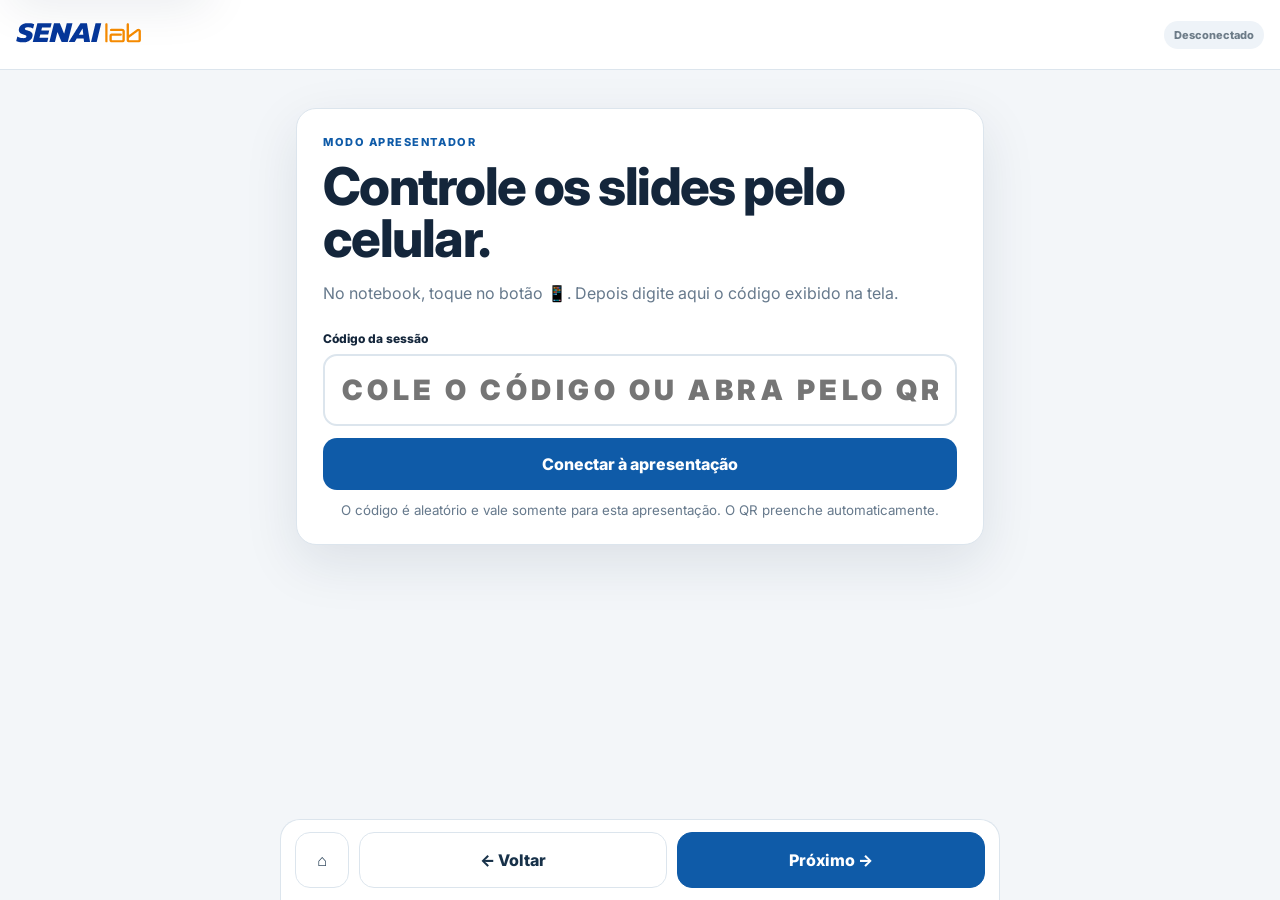
<file: controle.html>
<!DOCTYPE html>
<html lang="pt-BR">
<head>
  <meta charset="UTF-8">
  <meta name="viewport" content="width=device-width, initial-scale=1, viewport-fit=cover">
  <meta name="theme-color" content="#0f5ba8">
  <meta name="description" content="Controle remoto da apresentação do ecossistema Portal Afonso Greco + SENAI Lab.">
  <meta name="robots" content="noindex, nofollow, noarchive">
  <meta name="color-scheme" content="light">
  <title>Controle — Portal Afonso Greco + SENAI Lab</title>
  <link rel="icon" href="favicon.svg" type="image/svg+xml">
  <link rel="preconnect" href="https://fonts.googleapis.com">
  <link rel="preconnect" href="https://fonts.gstatic.com" crossorigin>
  <link rel="stylesheet" href="./css/senai-tokens.css?v=20261009-ds3">
  <link rel="stylesheet" href="./css/senai-foundation.css?v=20261009-ds3">
  <link rel="stylesheet" href="controle.css?v=20261009-ds3">
  <link rel="stylesheet" href="controle-enhancements.css">
</head>
<body>
  <a class="skip-link" href="#mainContent">Pular para o conteúdo</a>
  <header class="mobile-head">
    <div class="mobile-brand"><img src="assets/logo-senai-lab.svg" alt="SENAI Lab" width="128" height="41" style="display:block;width:128px;height:auto"></div>
    <div id="connectionBadge" class="connection-badge" role="status" aria-live="polite">Desconectado</div>
  </header>

  <main id="mainContent" class="controller-shell">
    <section id="joinView" class="join-card" aria-labelledby="joinTitle">
      <span class="eyebrow">Modo apresentador</span>
      <h1 id="joinTitle">Controle os slides pelo celular.</h1>
      <p>No notebook, toque no botão <strong>📱</strong>. Depois digite aqui o código exibido na tela.</p>
      <label for="sessionInput">Código da sessão</label>
      <input id="sessionInput" maxlength="26" minlength="20" inputmode="text" autocomplete="off" autocapitalize="characters" spellcheck="false" placeholder="Cole o código ou abra pelo QR" aria-describedby="sessionHelp">
      <button id="connectBtn" type="button" class="connect-btn">Conectar à apresentação</button>
      <small id="sessionHelp">O código é aleatório e vale somente para esta apresentação. O QR preenche automaticamente.</small>
    </section>

    <section id="presenterView" class="presenter-view" hidden aria-label="Notas do apresentador">
      <div class="presenter-meta">
        <span id="slidePosition" aria-live="polite">Slide 1 de 10</span>
        <span id="timer" aria-label="Tempo de apresentação">00:00</span>
      </div>
      <div class="mobile-progress" aria-hidden="true"><span id="mobileProgress"></span></div>

      <article class="speaker-card">
        <span class="speaker-label">Sua fala</span>
        <h2 id="speakerTitle">Abertura</h2>
        <p id="speakerText"></p>
        <div class="talk-points">
          <strong>Se quiser resumir:</strong>
          <ul id="speakerPoints"></ul>
        </div>
      </article>

      <div class="session-row">
        <span>Sessão <b id="sessionLabel"></b></span>
        <button id="disconnectBtn" type="button">Desconectar</button>
      </div>
    </section>
  </main>

  <nav id="mobileControls" class="mobile-controls" hidden aria-label="Controles dos slides">
    <button id="homeBtn" type="button" aria-label="Primeiro slide">⌂</button>
    <button id="prevBtn" type="button" class="main-control">← Voltar</button>
    <button id="nextBtn" type="button" class="main-control primary">Próximo →</button>
  </nav>

  <script src="presenter-notes.js?v=20260921-hardening1"></script>
  <script src="controle.js?v=20260921-hardening1"></script>
</body>
</html>
</file>
<file: css/senai-tokens.css>
:root{
  /* ==========================================================
     SENAI / Afonso Greco — Design System DS3
     Fonte única de verdade visual para o ecossistema.
     ========================================================== */

  /* Marca */
  --senai-brand-blue:#0f5ba8;
  --senai-brand-blue-strong:#06379a;
  --senai-brand-blue-dark:#004b87;
  --senai-brand-navy:#10203a;
  --senai-brand-orange:#f5a623;
  --senai-brand-red:#e5654c;

  /* Semântica de marca */
  --senai-primary:var(--senai-brand-blue);
  --senai-primary-strong:var(--senai-brand-blue-strong);
  --senai-accent:var(--senai-brand-orange);

  /* Texto e superfícies */
  --senai-ink:#14263b;
  --senai-text:var(--senai-ink);
  --senai-muted:#66798c;
  --senai-bg:#f3f6f9;
  --senai-surface:#ffffff;
  --senai-surface-soft:#eef3f8;
  --senai-line:#dce5ed;

  /* Aliases semânticos de superfície */
  --senai-card:var(--senai-surface);
  --senai-border:var(--senai-line);

  /* Estados */
  --senai-success:#12a56a;
  --senai-warning:#e9a521;
  --senai-danger:#d83f46;

  /* Tipografia */
  --senai-font-ui:Inter,"Segoe UI",Arial,sans-serif;
  --senai-font-brand:"Neo Sans Pro Local","Neo Sans Pro",Barlow,Inter,Arial,sans-serif;

  /* Espaçamento */
  --senai-space-1:4px;
  --senai-space-2:8px;
  --senai-space-3:12px;
  --senai-space-4:16px;
  --senai-space-5:20px;
  --senai-space-6:24px;
  --senai-space-8:32px;
  --senai-space-10:40px;

  /* Geometria */
  --senai-radius-sm:10px;
  --senai-radius-md:14px;
  --senai-radius-lg:20px;
  --senai-radius-pill:999px;
  --senai-radius-control:14px;
  --senai-control-height:44px;

  /* Larguras estruturais */
  --senai-content-sm:720px;
  --senai-content-md:960px;
  --senai-content-lg:1180px;

  /* Elevação */
  --senai-shadow-sm:0 8px 24px rgba(23,52,80,.08);
  --senai-shadow-md:0 18px 54px rgba(16,36,64,.10);
  --senai-shadow-lg:0 28px 80px rgba(8,43,76,.14);
  --senai-shadow:0 18px 48px rgba(22,42,69,.10);

  /* Foco acessível */
  --senai-focus:#f5a623;
  --senai-focus-ring:0 0 0 4px rgba(245,166,35,.24);

  /* Movimento */
  --senai-motion-fast:140ms;
  --senai-motion-base:180ms;
  --senai-motion-slow:260ms;
}

html[data-theme="dark"]{
  --senai-ink:#edf4fb;
  --senai-text:var(--senai-ink);
  --senai-muted:#a6b5c7;
  --senai-bg:#0d141d;
  --senai-surface:#141e29;
  --senai-surface-soft:#1b2836;
  --senai-line:#29394a;
  --senai-shadow-sm:0 8px 24px rgba(0,0,0,.22);
  --senai-shadow-md:0 18px 54px rgba(0,0,0,.28);
  --senai-shadow-lg:0 28px 80px rgba(0,0,0,.36);
  --senai-shadow:0 18px 48px rgba(0,0,0,.28);
}
</file>
<file: controle.css>
@import url('https://fonts.googleapis.com/css2?family=Inter:wght@400;500;600;700;800&family=Manrope:wght@700;800&display=swap');

:root{--blue:var(--senai-primary);--blue2:var(--senai-brand-blue-dark);--orange:var(--senai-accent);--ink:var(--senai-ink);--muted:var(--senai-muted);--line:var(--senai-line);--bg:var(--senai-bg);--surface:var(--senai-surface);--surface-soft:var(--senai-surface-soft);--success:var(--senai-success);--danger:var(--senai-danger);--font-brand:var(--senai-font-brand)}
*{box-sizing:border-box}
html,body{margin:0;min-height:100%;font-family:var(--senai-font-ui);background:var(--bg);color:var(--ink)}
body{padding-bottom:110px}
button,input{font:inherit}
.mobile-head{position:sticky;top:0;z-index:20;display:flex;justify-content:space-between;align-items:center;padding:14px 16px;background:var(--surface);border-bottom:1px solid var(--line)}
.mobile-brand{display:flex;align-items:baseline;gap:2px;font:800 22px var(--font-brand);color:var(--blue);letter-spacing:-.025em}
.mobile-brand b{color:var(--orange)}
.connection-badge{padding:7px 10px;border-radius:999px;background:var(--surface-soft);color:#6d7c88;font-size:11px;font-weight:800}
.connection-badge.online{background:color-mix(in srgb,var(--success) 12%,var(--surface));color:var(--success)}
.controller-shell{width:min(720px,100%);margin:0 auto;padding:22px 16px 28px}
.join-card,.speaker-card{background:var(--surface);border:1px solid var(--line);border-radius:var(--senai-radius-lg);box-shadow:var(--senai-shadow-md)}
.join-card{padding:26px}
.eyebrow,.speaker-label{display:block;color:var(--blue);font-size:11px;font-weight:800;text-transform:uppercase;letter-spacing:.14em}
.join-card h1{font:800 clamp(32px,10vw,52px)/1 var(--font-brand);letter-spacing:-.03em;margin:12px 0 16px}
.join-card p{color:var(--muted);line-height:1.6}
.join-card label{display:block;margin:24px 0 8px;font-size:12px;font-weight:800}
.join-card input{width:100%;padding:17px;border:2px solid var(--line);border-radius:var(--senai-radius-control);text-align:center;text-transform:uppercase;font-size:28px;font-weight:900;letter-spacing:.16em;outline:none}
.join-card input:focus{border-color:var(--blue)}
.connect-btn{width:100%;margin-top:12px;padding:16px;border:0;border-radius:var(--senai-radius-control);background:var(--blue);color:#fff;font-weight:800;cursor:pointer}
.join-card small{display:block;margin-top:12px;color:var(--muted);text-align:center}
.presenter-meta{display:flex;justify-content:space-between;align-items:center;font-size:12px;font-weight:800;color:var(--muted);margin-bottom:10px}
#timer{font-variant-numeric:tabular-nums}
.mobile-progress{height:5px;background:#dfe8ef;border-radius:999px;overflow:hidden;margin-bottom:16px}.mobile-progress span{display:block;height:100%;width:9%;background:linear-gradient(90deg,var(--blue),var(--orange));transition:.25s}
.speaker-card{padding:24px}
.speaker-card h2{font:800 30px/1.08 var(--font-brand);letter-spacing:-.025em;margin:10px 0 16px}
.speaker-card>p{font-size:18px;line-height:1.72;margin:0;color:#293e50}
.talk-points{margin-top:24px;padding:18px;border-radius:16px;background:var(--surface-soft);border:1px solid var(--line)}
.talk-points strong{font-size:12px;color:var(--blue)}
.talk-points ul{margin:10px 0 0;padding-left:20px;color:var(--muted);line-height:1.55;font-size:14px}
.session-row{display:flex;justify-content:space-between;align-items:center;margin-top:14px;padding:0 4px;color:var(--muted);font-size:11px}
.session-row button{border:0;background:transparent;color:var(--danger);font-weight:700}
.mobile-controls{position:fixed;left:0;right:0;bottom:0;z-index:30;display:grid;grid-template-columns:54px 1fr 1fr;gap:10px;padding:12px 14px calc(12px + env(safe-area-inset-bottom));background:color-mix(in srgb,var(--surface) 96%,transparent);border-top:1px solid var(--line);backdrop-filter:blur(16px)}
.mobile-controls button{min-height:56px;border:1px solid var(--line);border-radius:15px;background:var(--surface);color:#173149;font-weight:800;cursor:pointer}
.mobile-controls .primary{background:var(--blue);border-color:var(--blue);color:#fff}
.mobile-controls button:disabled{opacity:.35}
@media(min-width:700px){.controller-shell{padding-top:38px}.speaker-card{padding:34px}.mobile-controls{left:50%;right:auto;transform:translateX(-50%);width:min(720px,100%);border:1px solid var(--line);border-bottom:0;border-radius:20px 20px 0 0}}
</file>
<file: controle-enhancements.css>
:focus-visible{
  outline:3px solid #F5A623;
  outline-offset:3px;
}

button,input{touch-action:manipulation}
button:disabled{cursor:not-allowed}
.connection-badge[role="status"]{min-width:88px;text-align:center}
.join-card input:invalid:not(:placeholder-shown){border-color:#b94a48}

@media(prefers-reduced-motion:reduce){
  *,*::before,*::after{
    animation-duration:.01ms!important;
    animation-iteration-count:1!important;
    transition-duration:.01ms!important;
    scroll-behavior:auto!important;
  }
}

@media(max-width:420px){
  .join-card{padding:22px 18px}
  .speaker-card{padding:20px 18px}
  .speaker-card>p{font-size:17px}
  .mobile-controls{grid-template-columns:48px 1fr 1fr;gap:8px;padding-left:10px;padding-right:10px}
  .mobile-controls button{font-size:13px}
}
</file>
